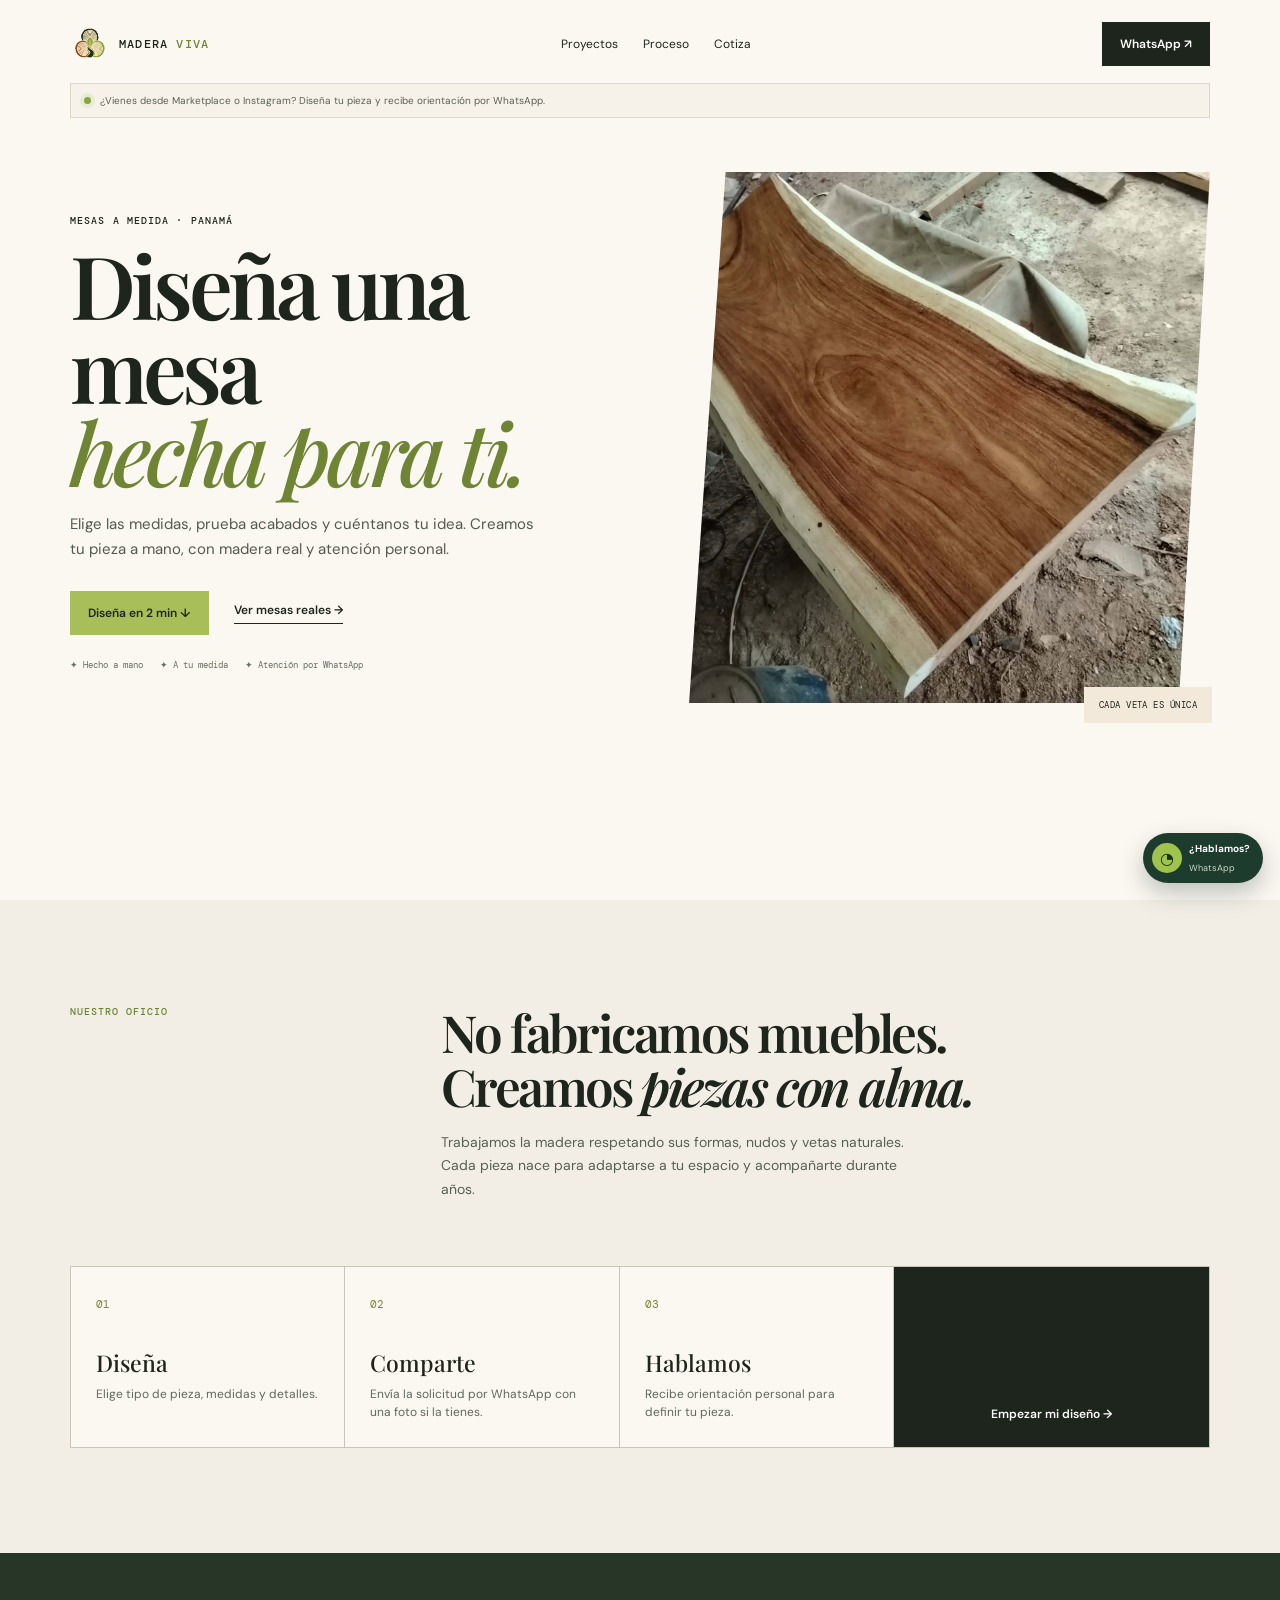
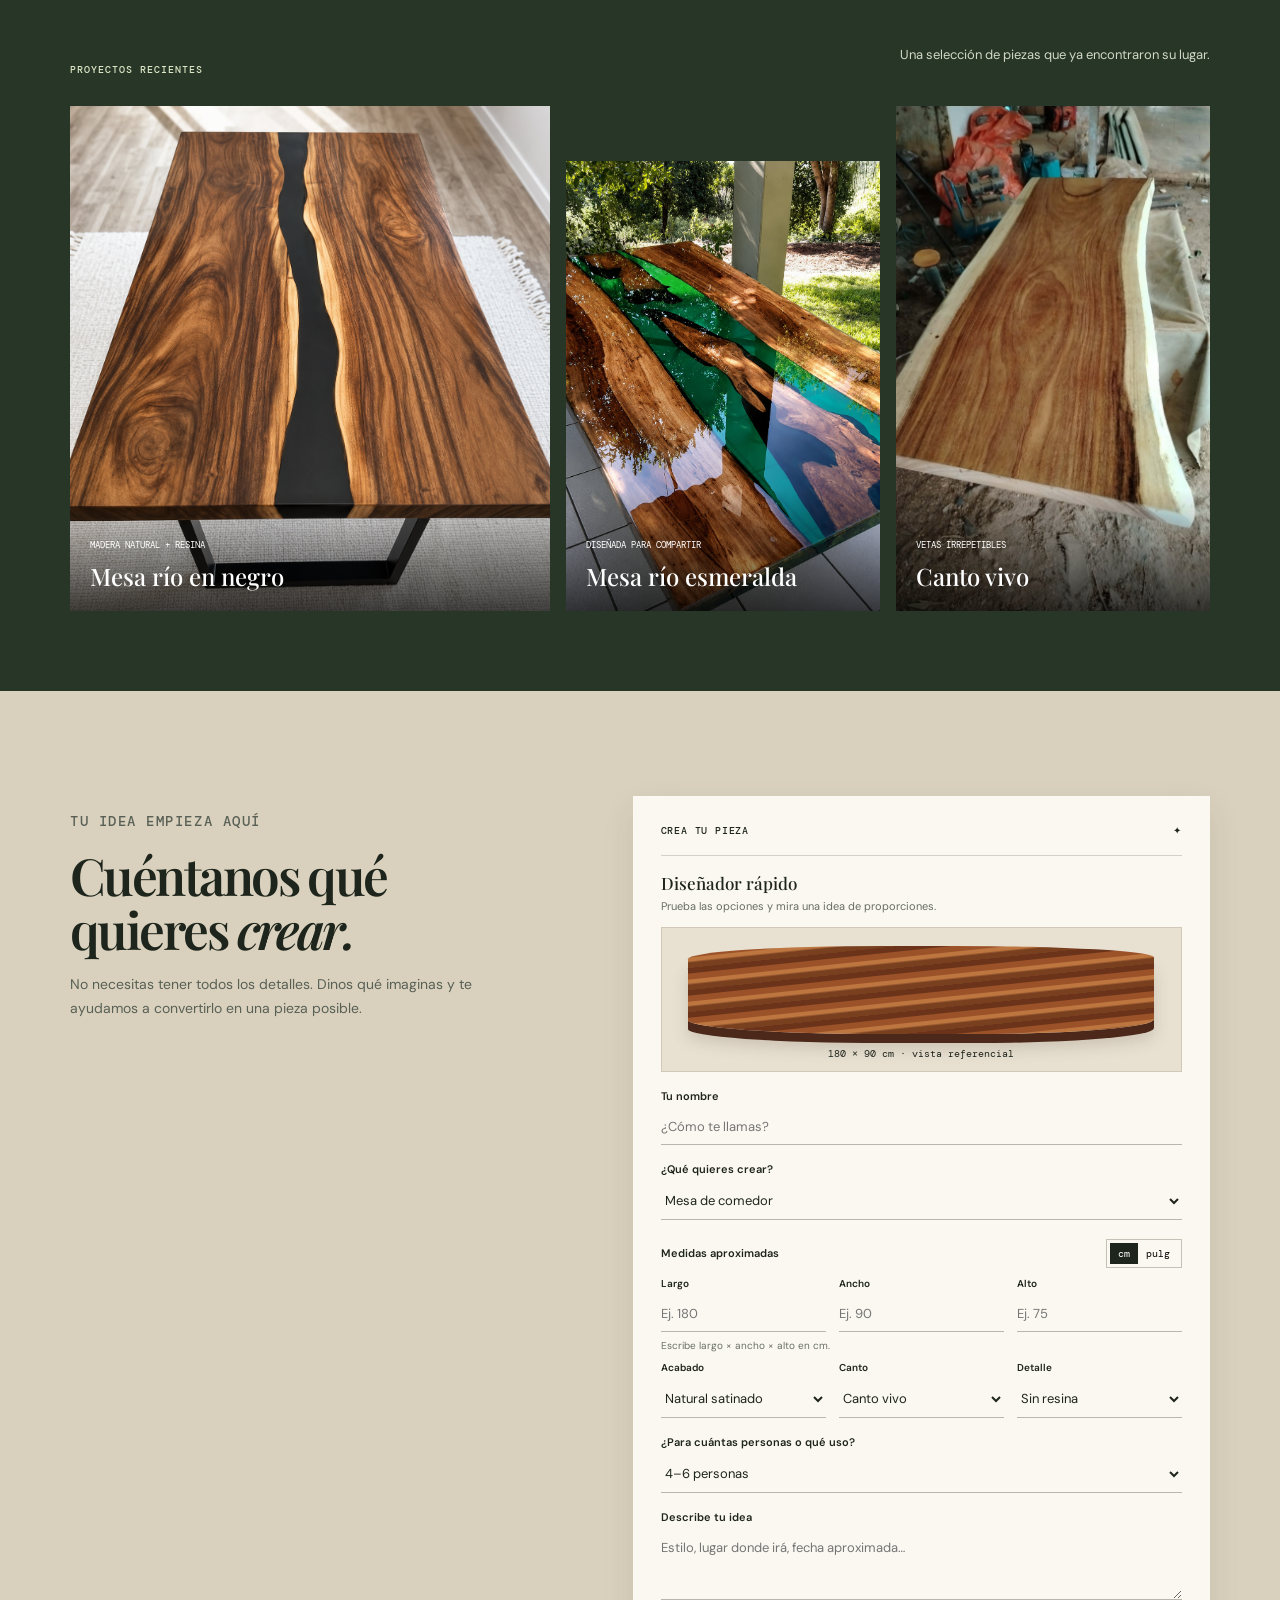
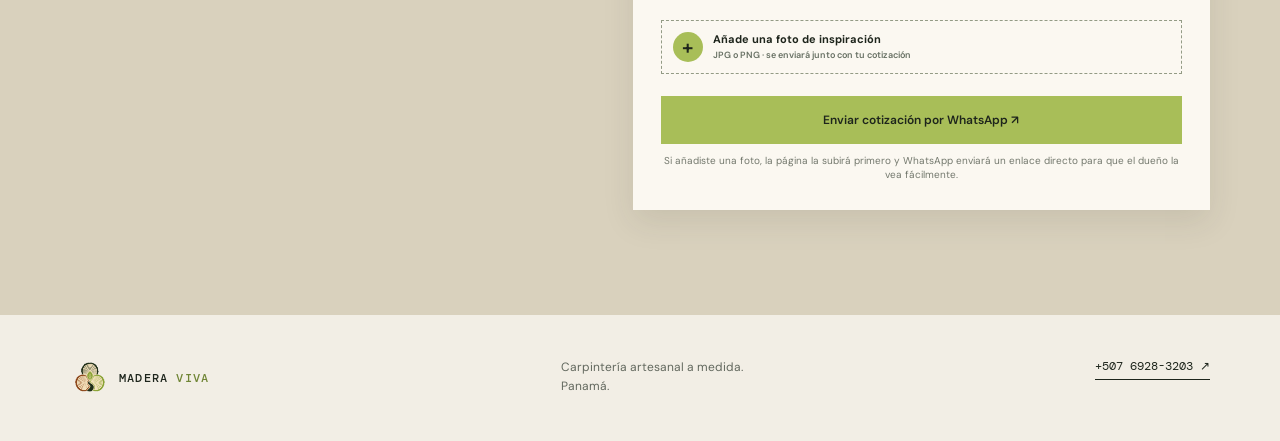
<file: docs/index.html>
<!doctype html>
<html lang="es">
<head>
  <meta charset="utf-8" />
  <meta name="viewport" content="width=device-width, initial-scale=1" />
  <meta name="description" content="Mesas y muebles de madera a medida en Panamá." />
  <title>Madera Viva | Mesas a medida</title>
  <style>
    @import url('https://fonts.googleapis.com/css2?family=DM+Mono:wght@400;500&family=DM+Sans:wght@400;500;600;700&family=Playfair+Display:ital,wght@0,500;0,600;1,500;1,600&display=swap');
    :root{--ink:#1e251c;--cream:#fbf8f1;--paper:#f2eee5;--green:#a8be58;--pine:#283627;--line:rgba(30,37,28,.18)}*{box-sizing:border-box}html{scroll-behavior:smooth}body{margin:0;background:var(--paper);color:var(--ink);font-family:'DM Sans',Arial,sans-serif}a{text-decoration:none;color:inherit}.shell{width:min(1140px,calc(100% - 38px));margin:auto}.hero{min-height:100vh;padding:22px 0 26px;background:var(--cream)}.nav{display:flex;align-items:center;justify-content:space-between;gap:20px}.brand{display:flex;align-items:center;gap:9px;font:500 12px 'DM Mono',monospace;letter-spacing:.1em;white-space:nowrap}.brand b{color:#708535;font-weight:500}.brand img{width:40px;height:40px;object-fit:contain}.navlinks{display:flex;gap:25px;font-size:12px}.btn{display:inline-flex;align-items:center;justify-content:center;gap:15px;border:0;padding:14px 18px;background:var(--green);color:var(--ink);font:600 12px 'DM Sans';cursor:pointer;transition:.2s transform}.btn:hover{transform:translateY(-2px)}.btn.dark{background:var(--ink);color:#fff}.adstrip{display:flex;gap:9px;align-items:center;margin-top:17px;padding:10px 13px;border:1px solid #ddd7ca;color:#596056;background:#f6f2e9;font-size:10px}.dot{width:7px;height:7px;border-radius:50%;background:#8ca341;box-shadow:0 0 0 4px #e4edd1}.hero-grid{display:grid;grid-template-columns:1fr .94fr;align-items:center;gap:65px;padding:54px 0}.eyebrow{font:500 10px 'DM Mono';letter-spacing:.11em}.hero h1,.section-title{margin:16px 0 18px;font:600 clamp(48px,7vw,87px)/.96 'Playfair Display',serif;letter-spacing:-.055em}.hero h1 em,.section-title em{color:#6f8535;font-weight:500}.lede{max-width:475px;color:#535a50;font-size:15px;line-height:1.7}.actions{display:flex;align-items:center;gap:25px;margin-top:28px}.line-link{border-bottom:1px solid var(--ink);padding-bottom:5px;font-size:12px;font-weight:600}.trust{display:flex;flex-wrap:wrap;gap:10px 17px;margin-top:24px;color:#667060;font:9px 'DM Mono'}.hero-photo{position:relative}.hero-photo img{display:block;width:100%;height:min(59vh,595px);object-fit:cover;object-position:center;clip-path:polygon(7% 0,100% 0,94% 100%,0 100%)}.note{position:absolute;right:-2px;bottom:-20px;padding:12px 15px;background:#f2e9da;font:9px 'DM Mono';letter-spacing:.05em}.process{padding:105px 0 0}.intro{display:grid;grid-template-columns:.72fr 1.7fr;gap:45px}.section-kicker{font:500 10px 'DM Mono';letter-spacing:.1em;color:#6d8234}.intro h2,.quote-copy h2{margin:0 0 17px;font:600 clamp(34px,4vw,55px)/1.06 'Playfair Display';letter-spacing:-.05em}.intro p,.quote-copy p{max-width:480px;color:#596056;font-size:14px;line-height:1.7}.steps{display:grid;grid-template-columns:repeat(3,1fr) 1.15fr;gap:1px;margin-top:50px;background:#c8c5b9;border:1px solid #c8c5b9}.steps article,.steps>a{min-height:180px;padding:25px;background:var(--cream)}.steps b{color:#718536;font:11px 'DM Mono'}.steps h3{margin:34px 0 7px;font:500 23px 'Playfair Display'}.steps p{margin:0;color:#61675d;font-size:12px;line-height:1.5}.steps>a{display:flex;align-items:flex-end;background:#344a31;color:white}.gallery{margin-top:105px;padding:80px 0;background:var(--pine);color:#f7f1e7}.gallery-top{display:flex;justify-content:space-between;align-items:end;margin-bottom:30px}.gallery p{color:#d2d8c6;font-size:13px}.cards{display:grid;grid-template-columns:1.3fr .85fr .85fr;gap:16px}.card{position:relative;min-height:360px;overflow:hidden}.card.tall{min-height:450px;margin-top:55px}.card img{position:absolute;inset:0;width:100%;height:100%;object-fit:cover}.caption{position:absolute;inset:auto 0 0;padding:42px 20px 19px;background:linear-gradient(transparent,rgba(0,0,0,.7));color:white}.caption span{font:9px 'DM Mono'}.caption h3{margin:7px 0 0;font:500 24px 'Playfair Display'}.quote{padding:105px 0;background:#d9d1bd}.quote-grid{display:grid;grid-template-columns:.9fr 1.1fr;gap:90px}.form{padding:28px;background:var(--cream);box-shadow:0 12px 30px rgba(52,50,39,.1)}.formhead{display:flex;justify-content:space-between;padding-bottom:18px;border-bottom:1px solid var(--line);font:500 10px 'DM Mono';letter-spacing:.08em}.studio{margin:16px 0 12px}.studio b{display:block;font:500 17px 'Playfair Display'}.studio span{color:#676d62;font-size:11px}.preview{display:grid;place-items:center;min-height:145px;padding:18px 12px 11px;background:#e8e1d2;border:1px solid #d1c8b7}.table{position:relative;width:94%;height:88px;overflow:hidden;border-radius:42% 43% 38% 42%/15% 13% 17% 16%;background:repeating-linear-gradient(174deg,#6b341a 0 5px,#9b5228 6px 11px,#bd7640 12px 15px,#794020 17px 22px);box-shadow:0 9px 0 #4b2819,0 15px 16px #5b463333;transition:.3s width}.table:after{content:'';position:absolute;top:-8px;bottom:-8px;left:45%;width:15%;background:#252a26;clip-path:polygon(26% 0,79% 0,67% 22%,89% 42%,49% 59%,75% 77%,46% 100%,4% 100%,22% 72%,0 52%,34% 34%,7% 15%)}.table.noresin:after{display:none}.table.green:after{background:linear-gradient(110deg,#0d523c,#24a471,#0d695b)}.table.straight{border-radius:3px}.dimensions{margin-top:13px;font:10px 'DM Mono'}.form label{display:grid;gap:6px;margin-top:17px;font-size:11px;font-weight:600}.form input,.form select,.form textarea{width:100%;border:0;border-bottom:1px solid #b9b6ab;border-radius:0;outline:0;background:transparent;padding:9px 0;color:var(--ink);font:13px 'DM Sans'}.form textarea{resize:vertical}.unit{display:flex;justify-content:space-between;align-items:center;margin-top:19px;font-size:11px;font-weight:600}.switch{padding:3px;border:1px solid #c5c1b4}.switch button{border:0;background:transparent;padding:4px 8px;cursor:pointer;font:10px 'DM Mono'}.switch button.active{background:var(--ink);color:white}.measures,.options{display:grid;grid-template-columns:repeat(3,1fr);gap:13px}.measures label,.options label{margin-top:9px;font-size:10px}.hint{display:block;margin-top:7px;color:#697063;font-size:10px}.upload{margin-top:20px}.upload input{position:absolute;width:1px;height:1px;opacity:0}.upload label{display:flex;grid-template-columns:32px 1fr;align-items:center;gap:10px;margin:0;padding:11px;border:1px dashed #939b85;cursor:pointer}.plus{display:grid;place-items:center;width:30px;height:30px;border-radius:50%;background:var(--green);font-size:20px}.upload b{font-size:11px}.upload small{display:block;margin-top:3px;color:#677063;font-size:9px}.photo-preview{display:none;align-items:center;gap:10px;margin-top:8px;padding:6px;background:#ece6da;font-size:10px}.photo-preview img{width:42px;height:34px;object-fit:cover}.photo-preview button{margin-left:auto;border:0;border-bottom:1px solid var(--ink);background:transparent;cursor:pointer;font-size:10px}.submit{width:100%;margin-top:22px;padding:16px}.privacy{margin:10px 0 0;text-align:center;color:#73786d;font-size:10px;line-height:1.4}.footer{display:flex;align-items:start;justify-content:space-between;padding:43px 0}.footer p{margin:0;color:#62685e;font-size:12px;line-height:1.6}.phone{border-bottom:1px solid var(--ink);padding-bottom:5px;font:12px 'DM Mono'}.float{position:fixed;z-index:5;right:17px;bottom:17px;display:grid;grid-template-columns:30px auto;gap:7px;align-items:center;padding:9px 13px 9px 9px;border-radius:28px;background:#1d3c2d;color:#fff;box-shadow:0 10px 25px #162a2c44}.float span{grid-row:span 2;display:grid;place-items:center;width:30px;height:30px;border-radius:50%;background:#9fc34d;color:#183325}.float b{font-size:10px}.float small{color:#cbd8c7;font-size:9px}
    @media(max-width:760px){.shell{width:min(100% - 34px,1140px)}.navlinks{display:none}.nav .btn{padding:11px 12px;font-size:10px}.adstrip{font-size:9px}.hero-grid,.quote-grid{grid-template-columns:1fr;gap:38px;padding:55px 0 48px}.hero h1{font-size:57px}.hero-photo img{height:385px}.note{right:0}.intro{grid-template-columns:1fr;gap:30px}.process{padding-top:80px}.steps{grid-template-columns:1fr 1fr}.steps article,.steps>a{min-height:162px;padding:18px}.steps h3{margin-top:25px;font-size:21px}.steps>a{grid-column:1/-1;min-height:75px;align-items:center}.gallery{margin-top:76px;padding:64px 0}.gallery-top{display:block}.cards{grid-template-columns:1fr;gap:13px}.card,.card.tall{min-height:315px;margin:0}.quote{padding:70px 0}.quote-grid{padding:0}.form{padding:22px 18px}.options,.measures{gap:8px}.options select{font-size:9px!important}.footer{min-height:210px;flex-direction:column;gap:22px}.float{right:13px;bottom:13px}}
  </style>
</head>
<body>
  <section class="hero" id="inicio"><nav class="nav shell"><a class="brand" href="#inicio"><img src="madera-viva-mark.png" alt="Logo Madera Viva"><span>MADERA <b>VIVA</b></span></a><div class="navlinks"><a href="#proyectos">Proyectos</a><a href="#proceso">Proceso</a><a href="#cotiza">Cotiza</a></div><a class="btn dark" href="https://wa.me/50769283203" target="_blank">WhatsApp ↗</a></nav><div class="adstrip shell"><span class="dot"></span>¿Vienes desde Marketplace o Instagram? Diseña tu pieza y recibe orientación por WhatsApp.</div><div class="hero-grid shell"><div><p class="eyebrow">MESAS A MEDIDA · PANAMÁ</p><h1>Diseña una mesa<br><em>hecha para ti.</em></h1><p class="lede">Elige las medidas, prueba acabados y cuéntanos tu idea. Creamos tu pieza a mano, con madera real y atención personal.</p><div class="actions"><a class="btn" href="#cotiza">Diseña en 2 min ↓</a><a class="line-link" href="#proyectos">Ver mesas reales →</a></div><div class="trust"><span>✦ Hecho a mano</span><span>✦ A tu medida</span><span>✦ Atención por WhatsApp</span></div></div><div class="hero-photo"><img src="galeria/madera-viva-01.png" alt="Madera natural en proceso"><div class="note">CADA VETA ES ÚNICA</div></div></div></section>
  <section class="process shell" id="proceso"><div class="intro"><div class="section-kicker">NUESTRO OFICIO</div><div><h2>No fabricamos muebles.<br>Creamos <em>piezas con alma.</em></h2><p>Trabajamos la madera respetando sus formas, nudos y vetas naturales. Cada pieza nace para adaptarse a tu espacio y acompañarte durante años.</p></div></div><div class="steps"><article><b>01</b><h3>Diseña</h3><p>Elige tipo de pieza, medidas y detalles.</p></article><article><b>02</b><h3>Comparte</h3><p>Envía la solicitud por WhatsApp con una foto si la tienes.</p></article><article><b>03</b><h3>Hablamos</h3><p>Recibe orientación personal para definir tu pieza.</p></article><a class="btn dark" href="#cotiza">Empezar mi diseño →</a></div></section>
  <section class="gallery" id="proyectos"><div class="shell gallery-top"><div class="section-kicker" style="color:#dce5c5">PROYECTOS RECIENTES</div><p>Una selección de piezas que ya encontraron su lugar.</p></div><div class="shell cards"><article class="card"><img src="galeria/rio-negro.png" alt="Mesa río negro"><div class="caption"><span>MADERA NATURAL + RESINA</span><h3>Mesa río en negro</h3></div></article><article class="card tall"><img src="galeria/rio-verde.png" alt="Mesa río esmeralda"><div class="caption"><span>DISEÑADA PARA COMPARTIR</span><h3>Mesa río esmeralda</h3></div></article><article class="card"><img src="galeria/madera-viva-02.png" alt="Mesa con canto vivo"><div class="caption"><span>VETAS IRREPETIBLES</span><h3>Canto vivo</h3></div></article></div></section>
  <section class="quote" id="cotiza"><div class="quote-grid shell"><div class="quote-copy"><p class="eyebrow">TU IDEA EMPIEZA AQUÍ</p><h2>Cuéntanos qué<br>quieres <em>crear.</em></h2><p>No necesitas tener todos los detalles. Dinos qué imaginas y te ayudamos a convertirlo en una pieza posible.</p></div><form class="form" id="quoteForm"><div class="formhead"><span>CREA TU PIEZA</span><span>✦</span></div><div class="studio"><b>Diseñador rápido</b><span>Prueba las opciones y mira una idea de proporciones.</span></div><div class="preview"><div class="table noresin" id="table"></div><div class="dimensions" id="dimensions">180 × 90 cm · vista referencial</div></div><label>Tu nombre<input id="name" required placeholder="¿Cómo te llamas?"></label><label>¿Qué quieres crear?<select id="project"><option>Mesa de comedor</option><option>Mesa de centro</option><option>Barra / isla</option><option>Escritorio</option><option>Mueble a medida</option></select></label><div class="unit"><span>Medidas aproximadas</span><span class="switch"><button type="button" class="active" data-unit="cm">cm</button><button type="button" data-unit="pulgadas">pulg</button></span></div><div class="measures"><label>Largo<input id="long" inputmode="decimal" placeholder="Ej. 180" required></label><label>Ancho<input id="wide" inputmode="decimal" placeholder="Ej. 90" required></label><label>Alto<input id="high" inputmode="decimal" placeholder="Ej. 75" required></label></div><span class="hint" id="hint">Escribe largo × ancho × alto en cm.</span><div class="options"><label>Acabado<select id="finish"><option>Natural satinado</option><option>Mate natural</option><option>Nogal oscuro</option></select></label><label>Canto<select id="edge"><option>Canto vivo</option><option>Recto</option></select></label><label>Detalle<select id="resin"><option>Sin resina</option><option>Resina negra</option><option>Resina verde</option></select></label></div><label>¿Para cuántas personas o qué uso?<select id="use"><option>4–6 personas</option><option>6–8 personas</option><option>8–10 personas</option><option>Uso individual / escritorio</option><option>Otro uso</option></select></label><label>Describe tu idea<textarea id="idea" rows="3" placeholder="Estilo, lugar donde irá, fecha aproximada…"></textarea></label><div class="upload"><input id="photo" type="file" accept="image/*"><label for="photo"><span class="plus">+</span><span><b>Añade una foto de inspiración</b><small>JPG o PNG · se enviará junto con tu cotización</small></span></label><div class="photo-preview" id="photoPreview"><img id="previewImage" alt="Foto de inspiración"><span id="photoName"></span><button type="button" id="removePhoto">Quitar</button></div></div><button class="btn submit" id="submitQuote" type="submit">Enviar cotización por WhatsApp ↗</button><p class="privacy">Si añadiste una foto, la página la subirá primero y WhatsApp enviará un enlace directo para que el dueño la vea fácilmente.</p></form></div></section>
  <footer class="footer shell"><a class="brand" href="#inicio"><img src="madera-viva-mark.png" alt="Logo Madera Viva"><span>MADERA <b>VIVA</b></span></a><p>Carpintería artesanal a medida.<br>Panamá.</p><a class="phone" href="https://wa.me/50769283203">+507 6928-3203 ↗</a></footer><a class="float" href="https://wa.me/50769283203?text=Hola%2C%20vengo%20desde%20la%20p%C3%A1gina%20de%20Madera%20Viva%20y%20quiero%20cotizar%20una%20mesa%20a%20medida." target="_blank"><span>◔</span><b>¿Hablamos?</b><small>WhatsApp</small></a>
  <script>
    const $=id=>document.getElementById(id),table=$('table'),dims=$('dimensions'),submit=$('submitQuote');const cloudName='t6ksj0dx',uploadPreset='madera_viva_clientes';let unit='cm',photo=null;
    function visual(){const l=Number($('long').value)||(unit==='cm'?180:72),w=Number($('wide').value)||(unit==='cm'?90:36);table.style.width=Math.max(58,Math.min(100,l/w*47))+'%';table.className='table '+($('resin').value==='Sin resina'?'noresin':$('resin').value==='Resina verde'?'green':'')+($('edge').value==='Recto'?' straight':'');dims.textContent=`${$('long').value||180} × ${$('wide').value||90} ${unit==='cm'?'cm':'pulgadas'} · vista referencial`}
    ['long','wide','resin','edge'].forEach(id=>$(id).addEventListener('input',visual));
    document.querySelectorAll('[data-unit]').forEach(b=>b.onclick=()=>{unit=b.dataset.unit;document.querySelectorAll('[data-unit]').forEach(x=>x.classList.toggle('active',x===b));$('hint').textContent=`Escribe largo × ancho × alto en ${unit==='cm'?'cm':'pulgadas'}.`;visual()});
    $('photo').onchange=e=>{const f=e.target.files[0];if(!f)return;photo=f;$('previewImage').src=URL.createObjectURL(f);$('photoName').textContent=f.name;$('photoPreview').style.display='flex'};$('removePhoto').onclick=()=>{$('photo').value='';photo=null;$('photoPreview').style.display='none'};
    $('quoteForm').onsubmit=async e=>{e.preventDefault();const whatsappWindow=window.open('','_blank'),original=submit.textContent;submit.disabled=true;submit.textContent=photo?'Subiendo foto…':'Abriendo WhatsApp…';try{let photoUrl='';if(photo){const data=new FormData();data.append('file',photo);data.append('upload_preset',uploadPreset);data.append('folder','madera-viva-clientes');const response=await fetch(`https://api.cloudinary.com/v1_1/${cloudName}/image/upload`,{method:'POST',body:data});const result=await response.json();if(!response.ok||!result.secure_url)throw new Error(result.error?.message||'No se pudo subir la foto');photoUrl=result.secure_url}const msg=[`Hola, quiero cotizar un proyecto personalizado.`,`Mi nombre es ${$('name').value}.`,`Proyecto: ${$('project').value}`,`Medidas: ${$('long').value} × ${$('wide').value} × ${$('high').value} ${unit==='cm'?'cm':'pulgadas'} (largo × ancho × alto)`,`Uso: ${$('use').value}`,`Acabado: ${$('finish').value}; ${$('edge').value}; ${$('resin').value}.`,$('idea').value?`Idea: ${$('idea').value}`:'',photoUrl?`Foto de inspiración: ${photoUrl}`:''].filter(Boolean).join('\n');const url='https://wa.me/50769283203?text='+encodeURIComponent(msg);if(whatsappWindow)whatsappWindow.location.assign(url);else window.location.assign(url)}catch(error){if(whatsappWindow)whatsappWindow.close();alert(`No se pudo subir la foto. ${error.message||'Inténtalo de nuevo.'}`)}finally{submit.disabled=false;submit.textContent=original}};
  </script>
</body>
</html>
</file>
